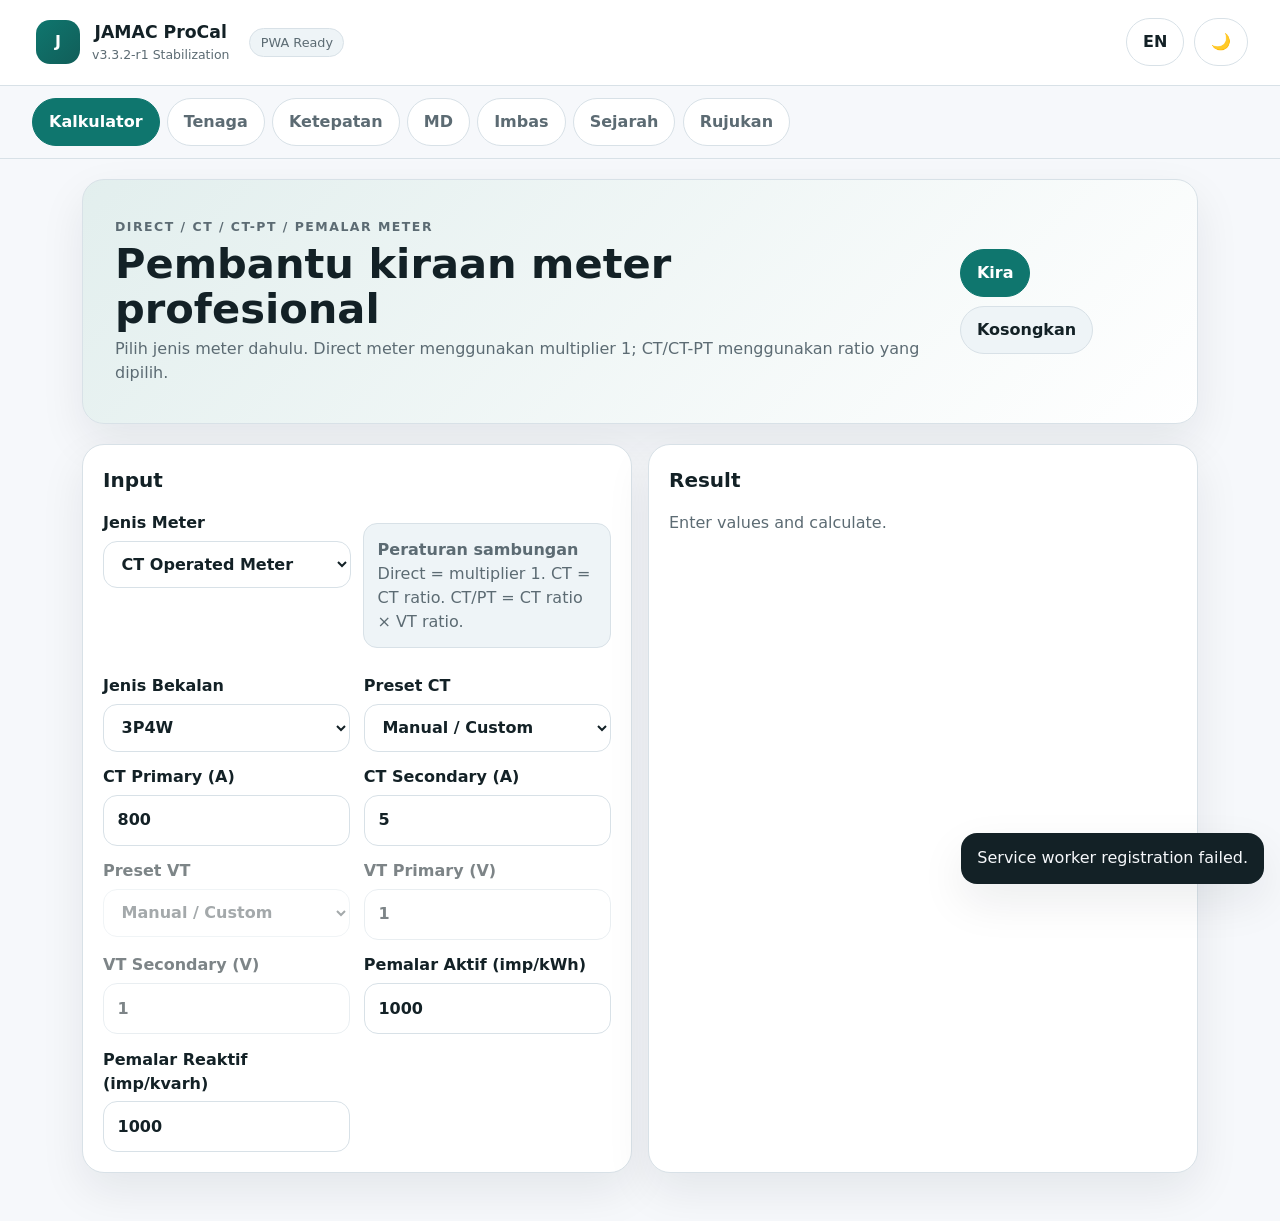
<file: index.html>
<!doctype html>
<html lang="ms">
<head>
  <meta charset="utf-8" />
  <meta name="viewport" content="width=device-width, initial-scale=1, viewport-fit=cover" />
  <meta name="theme-color" content="#0f766e" />
  <meta name="description" content="JAMAC ProCal v3.3.2-r1 - direct, CT, CT/PT meter calculator with improved OCR and BM/EN language support." />
  <title>JAMAC ProCal v3.3.2-r1</title>
  <link rel="manifest" href="manifest.json" />
  <link rel="icon" href="icons/icon.svg" type="image/svg+xml" />
  <link rel="apple-touch-icon" href="icons/apple-touch-icon.png" />
  <link rel="stylesheet" href="css/style.css" />
</head>
<body>
  <a class="skip-link" href="#mainContent">Skip to content</a>

  <header class="app-header">
    <div class="brand-block">
      <button class="brand" type="button" data-action="go-home" aria-label="Go to calculator tab">
        <span class="brand-mark" aria-hidden="true">J</span>
        <span>
          <strong>JAMAC ProCal</strong>
          <small data-i18n="appVersion">v3.3.2-r1 Stabilization</small>
        </span>
      </button>
      <div class="status-line" aria-live="polite">
        <span id="offlineBadge" class="status-pill hidden">Offline</span>
        <span id="installStatus" class="status-pill muted">PWA Ready</span>
      </div>
    </div>

    <div class="header-actions">
      <button class="btn ghost" type="button" id="installBtn" hidden>Install</button>
      <button class="btn ghost" type="button" id="langToggle" class="btn ghost language-chip" aria-label="Toggle language">BM</button>
      <button class="btn ghost" type="button" id="themeToggle" aria-label="Toggle dark mode">🌙</button>
    </div>
  </header>

  <nav class="tab-nav" aria-label="Main modules" role="tablist">
    <button class="tab active" role="tab" aria-selected="true" aria-controls="panel-calculator" id="tab-calculator" data-tab="calculator" data-i18n="tabCalculator">Kalkulator</button>
    <button class="tab" role="tab" aria-selected="false" aria-controls="panel-energy" id="tab-energy" data-tab="energy" data-i18n="tabEnergy">Tenaga</button>
    <button class="tab" role="tab" aria-selected="false" aria-controls="panel-accuracy" id="tab-accuracy" data-tab="accuracy" data-i18n="tabAccuracy">Ketepatan</button>
    <button class="tab" role="tab" aria-selected="false" aria-controls="panel-md" id="tab-md" data-tab="md" data-i18n="tabMD">MD</button>
    <button class="tab" role="tab" aria-selected="false" aria-controls="panel-scan" id="tab-scan" data-tab="scan" data-i18n="tabScan">Imbas</button>
    <button class="tab" role="tab" aria-selected="false" aria-controls="panel-history" id="tab-history" data-tab="history" data-i18n="tabHistory">Sejarah</button>
    <button class="tab" role="tab" aria-selected="false" aria-controls="panel-reference" id="tab-reference" data-tab="reference" data-i18n="tabReference">Rujukan</button>
  </nav>

  <main id="mainContent" class="container">
    <section id="panel-calculator" class="panel active" role="tabpanel" aria-labelledby="tab-calculator">
      <div class="hero-card">
        <div>
          <p class="eyebrow" data-i18n="mainEyebrow">Direct / CT / CT-PT / Meter Constant</p>
          <h1 data-i18n="mainTitle">Pembantu kiraan meter profesional</h1>
          <p data-i18n="mainDesc">Pilih jenis meter dahulu. Direct meter menggunakan multiplier 1; CT/CT-PT menggunakan ratio yang dipilih.</p>
        </div>
        <div class="hero-actions">
          <button class="btn primary" type="button" data-action="calculate-main" data-i18n="calculate">Kira</button>
          <button class="btn secondary" type="button" data-action="clear-main" data-i18n="clear">Kosongkan</button>
        </div>
      </div>

      <div class="grid two">
        <article class="card">
          <h2 data-i18n="input">Input</h2>
          <div class="connection-banner">
            <label data-i18n="meterTypeLabel">Jenis Meter
              <select id="mainMeterType" data-meter-type>
                <option value="direct" data-i18n="meterDirect">Direct Meter</option>
                <option value="ct" data-i18n="meterCT" selected>CT Operated Meter</option>
                <option value="ctpt" data-i18n="meterCTPT">CT/PT Operated Meter</option>
              </select>
            </label>
            <div class="assumption-box"><strong data-i18n="connectionRuleTitle">Connection rule</strong><br><span data-i18n="connectionRuleText">Direct = multiplier 1. CT = CT ratio. CT/PT = CT ratio × VT ratio.</span></div>
          </div>
          <div class="form-grid">
            <label data-i18n="supplyType">Supply Type
              <select id="supplyType">
                <option value="1P2W">1P2W</option>
                <option value="3P3W">3P3W</option>
                <option value="3P4W" selected>3P4W</option>
              </select>
            </label>
            <label data-field-group="ct" data-i18n="ctPresetLabel">CT Preset
              <select id="ctPreset" data-preset="ct">
                <option value="custom">Manual / Custom</option>
                <option value="100/5">100/5</option><option value="200/5">200/5</option><option value="300/5">300/5</option>
                <option value="400/5">400/5</option><option value="600/5">600/5</option><option value="800/5">800/5</option>
                <option value="1000/5">1000/5</option><option value="1200/5">1200/5</option><option value="1600/5">1600/5</option><option value="2000/5">2000/5</option>
                <option value="100/1">100/1</option><option value="200/1">200/1</option><option value="400/1">400/1</option><option value="800/1">800/1</option><option value="1000/1">1000/1</option>
              </select>
            </label>
            <label data-field-group="ct" data-i18n="ctPrimaryLabel">CT Primary (A)<input id="ctPrimary" type="number" min="0" step="0.001" value="800" inputmode="decimal" /></label>
            <label data-field-group="ct" data-i18n="ctSecondaryLabel">CT Secondary (A)<input id="ctSecondary" type="number" min="0" step="0.001" value="5" inputmode="decimal" /></label>
            <label data-field-group="vt" data-i18n="vtPresetLabel">VT Preset
              <select id="vtPreset" data-preset="vt">
                <option value="custom">Manual / Custom</option>
                <option value="1/1">No VT / Direct 1:1</option>
                <option value="415/110">415/110</option>
                <option value="6600/110">6600/110</option>
                <option value="11000/110">11000/110</option>
                <option value="33000/110">33000/110</option>
              </select>
            </label>
            <label data-field-group="vt" data-i18n="vtPrimaryLabel">VT Primary (V)<input id="vtPrimary" type="number" min="0" step="0.001" value="1" inputmode="decimal" /></label>
            <label data-field-group="vt" data-i18n="vtSecondaryLabel">VT Secondary (V)<input id="vtSecondary" type="number" min="0" step="0.001" value="1" inputmode="decimal" /></label>
            <label data-i18n="activeConstLabel">Active Constant (imp/kWh)<input id="activeConst" type="number" min="0" step="0.001" value="1000" inputmode="decimal" /></label>
            <label data-i18n="reactiveConstLabel">Reactive Constant (imp/kvarh)<input id="reactiveConst" type="number" min="0" step="0.001" value="1000" inputmode="decimal" /></label>
          </div>
        </article>

        <article class="card result-card" id="mainResult" aria-live="polite">
          <h2>Result</h2>
          <p class="muted">Enter values and calculate.</p>
        </article>
      </div>
    </section>

    <section id="panel-energy" class="panel" role="tabpanel" aria-labelledby="tab-energy" hidden>
      <div class="module-header">
        <div><p class="eyebrow">Pulse ↔ Energy</p><h1>Energy conversion</h1></div>
        <div class="module-actions"><button class="btn primary" type="button" data-action="calculate-energy">Calculate</button><button class="btn secondary" type="button" data-action="clear-energy">Clear</button></div>
      </div>
      <div class="grid two">
        <article class="card">
          <h2>Input</h2>
          <div class="assumption-box" data-i18n="energyAssumption">
            Meter constant must be the meter nameplate constant, normally imp/kWh or imp/kvarh. MWh is converted internally to/from kWh.
          </div>
          <div class="connection-banner">
            <label data-i18n="meterTypeLabel">Jenis Meter
              <select id="energyMeterType" data-meter-type>
                <option value="direct" data-i18n="meterDirect">Direct Meter</option>
                <option value="ct" data-i18n="meterCT" selected>CT Operated Meter</option>
                <option value="ctpt" data-i18n="meterCTPT">CT/PT Operated Meter</option>
              </select>
            </label>
          </div>
          <div class="form-grid">
            <label>Mode<select id="energyMode"><option value="pulseToEnergy">Pulse to Energy</option><option value="energyToPulse">Energy to Pulse</option></select></label>
            <label>Energy Unit<select id="energyUnit"><option value="kWh">kWh</option><option value="MWh">MWh</option><option value="kvarh">kvarh</option></select></label>
            <label>Pulse Count<input id="pulseCount" type="number" min="0" step="0.001" value="500" inputmode="decimal" /></label>
            <label>Energy Value<input id="energyValue" type="number" min="0" step="0.001" value="80" inputmode="decimal" /></label>
            <label>Meter Constant<input id="energyConst" type="number" min="0" step="0.001" value="1000" inputmode="decimal" /></label>
            <label data-multiplier-field data-i18n="multiplierLabel">CT/VT Multiplier<input id="energyMultiplier" type="number" min="0" step="0.001" value="160" inputmode="decimal" /></label>
            <label>Value Basis<select id="energyBasis"><option value="secondary" selected>Raw meter pulse/nameplate constant - apply multiplier</option><option value="primary">Already primary/billing value - no multiplier</option></select></label>
          </div>
        </article>
        <article class="card result-card" id="energyResult" aria-live="polite"><h2>Result</h2><p class="muted">Ready.</p></article>
      </div>
    </section>

    <section id="panel-accuracy" class="panel" role="tabpanel" aria-labelledby="tab-accuracy" hidden>
      <div class="module-header">
        <div><p class="eyebrow">Accuracy Test</p><h1>Register comparison / pulse output test</h1></div>
        <div class="module-actions"><button class="btn primary" type="button" data-action="calculate-accuracy">Calculate</button><button class="btn secondary" type="button" data-action="clear-accuracy">Clear</button></div>
      </div>
      <div class="grid two">
        <article class="card">
          <h2>Input</h2>
          <div class="assumption-box warning-soft" data-i18n="accuracyAssumption">Do not double-apply CT/VT multiplier. Billing register normally already includes multiplier. Raw pulse/nameplate constant normally needs multiplier.</div>
          <div class="connection-banner">
            <label data-i18n="meterTypeLabel">Jenis Meter
              <select id="accuracyMeterType" data-meter-type>
                <option value="direct" data-i18n="meterDirect">Direct Meter</option>
                <option value="ct" data-i18n="meterCT" selected>CT Operated Meter</option>
                <option value="ctpt" data-i18n="meterCTPT">CT/PT Operated Meter</option>
              </select>
            </label>
          </div>
          <div class="form-grid">
            <label>Test Method<select id="accuracyMethod"><option value="register">Register Comparison</option><option value="pulse">Pulse Output Test</option></select></label>
            <label>Reference Energy<input id="referenceEnergy" type="number" min="0" step="0.0001" value="80" inputmode="decimal" /></label>
            <label>Reference Basis<select id="referenceBasis"><option value="primary" selected>Primary / billing reference</option><option value="secondary">Secondary / raw reference - apply multiplier</option></select></label>
            <label>Energy Unit<select id="accuracyUnit"><option value="kWh">kWh</option><option value="MWh">MWh</option><option value="kvarh">kvarh</option></select></label>
            <label data-multiplier-field data-i18n="multiplierLabel">CT/VT Multiplier<input id="accuracyMultiplier" type="number" min="0" step="0.001" value="160" inputmode="decimal" /></label>
            <label>Tolerance<select id="accuracyTolerance"><option value="0.2">Class 0.2S ±0.2%</option><option value="0.5" selected>Class 0.5/0.5S ±0.5%</option><option value="1">Class 1 ±1.0%</option><option value="2">Class 2 ±2.0%</option><option value="custom">Custom</option></select></label>
            <label>Custom Tolerance (%)<input id="customTolerance" type="number" min="0" step="0.001" value="0.5" inputmode="decimal" /></label>
          </div>
          <div id="registerFields" class="sub-panel">
            <h3>Register Comparison</h3>
            <div class="form-grid">
              <label>Initial Reading<input id="initialReading" type="number" min="0" step="0.0001" value="1000" inputmode="decimal" /></label>
              <label>Final Reading<input id="finalReading" type="number" min="0" step="0.0001" value="1080" inputmode="decimal" /></label>
              <label>Register Basis<select id="registerBasis"><option value="primary" selected>Billing/primary register - no multiplier</option><option value="secondary">Raw/secondary register - apply multiplier</option></select></label>
            </div>
          </div>
          <div id="pulseFields" class="sub-panel" hidden>
            <h3>Pulse Output Test</h3>
            <div class="form-grid">
              <label>Pulse Count<input id="accuracyPulse" type="number" min="0" step="0.001" value="500" inputmode="decimal" /></label>
              <label>Meter Constant<input id="accuracyPulseConst" type="number" min="0" step="0.001" value="1000" inputmode="decimal" /></label>
              <label>Pulse Source<select id="pulseBasis"><option value="secondary" selected>Meter output pulse/nameplate constant - apply multiplier</option><option value="primary">Already converted primary energy - no multiplier</option></select></label>
            </div>
          </div>
        </article>
        <article class="card result-card" id="accuracyResult" aria-live="polite"><h2>Result</h2><p class="muted">Ready.</p></article>
      </div>
    </section>

    <section id="panel-md" class="panel" role="tabpanel" aria-labelledby="tab-md" hidden>
      <div class="module-header">
        <div><p class="eyebrow">Maximum Demand</p><h1>Interval demand from pulse count</h1></div>
        <div class="module-actions"><button class="btn primary" type="button" data-action="calculate-md">Calculate</button><button class="btn secondary" type="button" data-action="clear-md">Clear</button></div>
      </div>
      <div class="grid two">
        <article class="card">
          <h2>Input</h2>
          <div class="assumption-box" data-i18n="mdAssumption">Calculated interval demand from active pulse count. This is not a replacement for official meter registered MD unless verified by SOP.</div>
          <div class="connection-banner">
            <label data-i18n="meterTypeLabel">Jenis Meter
              <select id="mdMeterType" data-meter-type>
                <option value="direct" data-i18n="meterDirect">Direct Meter</option>
                <option value="ct" data-i18n="meterCT" selected>CT Operated Meter</option>
                <option value="ctpt" data-i18n="meterCTPT">CT/PT Operated Meter</option>
              </select>
            </label>
          </div>
          <div class="form-grid">
            <label>Pulse Count<input id="mdPulse" type="number" min="0" step="0.001" value="500" inputmode="decimal" /></label>
            <label>Meter Constant (imp/kWh)<input id="mdConst" type="number" min="0" step="0.001" value="1000" inputmode="decimal" /></label>
            <label data-multiplier-field data-i18n="multiplierLabel">CT/VT Multiplier<input id="mdMultiplier" type="number" min="0" step="0.001" value="160" inputmode="decimal" /></label>
            <label>Interval (minutes)<select id="mdInterval"><option value="15">15</option><option value="30" selected>30</option><option value="60">60</option></select></label>
            <label>Pulse Basis<select id="mdBasis"><option value="secondary" selected>Meter pulse/nameplate constant - apply multiplier</option><option value="primary">Already primary energy - no multiplier</option></select></label>
          </div>
        </article>
        <article class="card result-card" id="mdResult" aria-live="polite"><h2>Result</h2><p class="muted">Ready.</p></article>
      </div>
    </section>

    <section id="panel-scan" class="panel" role="tabpanel" aria-labelledby="tab-scan" hidden>
      <div class="module-header"><div><p class="eyebrow" data-i18n="scanEyebrow">OCR / Reading Assist</p><h1 data-i18n="scanTitle">Imbas nameplate atau paparan meter</h1></div></div>
      <div class="grid two">
        <article class="card">
          <h2 data-i18n="imageInput">Image</h2>
          <div class="scan-mode-grid">
            <label data-i18n="scanModeLabel">Scan Mode
              <select id="scanMode">
                <option value="nameplate" data-i18n="scanNameplate">Nameplate OCR</option>
                <option value="display" data-i18n="scanDisplay">Display Reading OCR</option>
                <option value="manual" data-i18n="scanManual">Manual Verified Reading</option>
              </select>
            </label>
            <label data-i18n="manualReadingLabel">Manual Reading
              <input id="manualReading" type="number" step="0.0001" inputmode="decimal" placeholder="12345.67" />
            </label>
          </div>
          <div id="fileDrop" class="file-drop" role="button" tabindex="0" aria-label="Upload meter image">
            <input id="imageInput" type="file" accept="image/*" capture="environment" hidden />
            <strong data-i18n="dropImage">Drop image here or click to upload</strong>
            <span data-i18n="ocrVerify">Crop display area for better meter-reading OCR. Always verify before applying values.</span>
          </div>
          <img id="scanPreview" class="preview hidden" alt="Uploaded meter preview" />
          <div id="displayOcrControls" class="sub-panel hidden-soft">
            <h3 data-i18n="displayControls">Display OCR Controls</h3>
            <p class="small-note" data-i18n="displayControlsNote">Use percentage crop to isolate only the LCD/register window, then apply threshold for clearer digits.</p>
            <div class="control-grid">
              <label>Left %<input id="cropLeft" type="number" min="0" max="95" step="1" value="10"></label>
              <label>Top %<input id="cropTop" type="number" min="0" max="95" step="1" value="35"></label>
              <label>Width %<input id="cropWidth" type="number" min="5" max="100" step="1" value="80"></label>
              <label>Height %<input id="cropHeight" type="number" min="5" max="100" step="1" value="25"></label>
              <label>Contrast<input id="ocrContrast" type="number" min="0.5" max="4" step="0.1" value="1.8"></label>
              <label>Threshold<input id="ocrThreshold" type="number" min="0" max="255" step="1" value="150"></label>
              <label>Scale<input id="ocrScale" type="number" min="1" max="4" step="1" value="3"></label>
            </div>
            <div class="canvas-wrap"><canvas id="ocrCanvas" width="1" height="1" aria-label="Processed OCR image preview"></canvas></div>
          </div>
          <div class="button-row"><button class="btn secondary" type="button" data-action="preview-ocr" data-i18n="previewCrop">Preview Crop</button><button class="btn primary" type="button" data-action="run-ocr" data-i18n="runOCR">Run OCR</button><button class="btn secondary" type="button" data-action="use-manual-reading" data-i18n="useManual">Use Manual Reading</button><button class="btn secondary" type="button" data-action="clear-scan" data-i18n="clear">Kosongkan</button></div>
          <p id="ocrStatus" class="muted" aria-live="polite">OCR idle.</p>
        </article>
        <article class="card result-card" id="scanResult" aria-live="polite"><h2 data-i18n="extractedData">Extracted Data</h2><p class="muted" data-i18n="noScan">No scan yet.</p></article>
      </div>
    </section>

    <section id="panel-history" class="panel" role="tabpanel" aria-labelledby="tab-history" hidden>
      <div class="module-header"><div><p class="eyebrow">Local Records</p><h1>History</h1></div><div class="module-actions"><button class="btn secondary" type="button" data-action="export-json">Export JSON</button><button class="btn secondary" type="button" data-action="export-csv">Export CSV</button><button class="btn danger" type="button" data-action="clear-history">Clear</button></div></div>
      <article class="card"><div class="history-tools"><label>Search<input id="historySearch" type="search" placeholder="Search type, formula, result..." /></label><label>Import JSON<input id="historyImport" type="file" accept="application/json" /></label></div><div id="historyList" class="history-list" aria-live="polite"></div></article>
    </section>

    <section id="panel-reference" class="panel" role="tabpanel" aria-labelledby="tab-reference" hidden>
      <div class="module-header"><div><p class="eyebrow">Formula Reference</p><h1>Reference</h1></div></div>
      <div class="grid two">
        <article class="card"><h2>Core formulas</h2><ul class="formula-list"><li><code>CT Ratio = CT Primary ÷ CT Secondary</code></li><li><code>VT Ratio = VT Primary ÷ VT Secondary</code></li><li><code>Direct Meter Multiplier = 1</code></li><li><code>CT Meter Multiplier = CT Ratio</code></li><li><code>CT/PT Meter Multiplier = CT Ratio × VT Ratio</code></li><li><code>Primary Constant = Nameplate Constant ÷ Multiplier</code></li><li><code>Energy = Pulse ÷ Constant × Multiplier</code></li><li><code>MD kW = kWh ÷ (Interval minutes ÷ 60)</code></li><li><code>Error % = (Meter Energy - Reference Energy) ÷ Reference Energy × 100</code></li></ul></article>
        <article class="card"><h2>Field notes</h2><div class="assumption-box"><strong>Primary/billing reading:</strong> use no additional multiplier.</div><div class="assumption-box"><strong>Raw meter pulse/nameplate constant:</strong> apply CT/VT multiplier.</div><div class="assumption-box warning-soft"><strong>SOP:</strong> Meter class tolerances and test acceptance must follow your organization/regulator procedure.</div></article>
      </div>
    </section>
  </main>

  <div id="toast" class="toast" role="status" aria-live="polite" hidden></div>

  <dialog id="recordDialog" class="record-dialog">
    <form method="dialog">
      <div class="dialog-header"><h2 id="recordTitle">Record</h2><button class="icon-btn" value="close" aria-label="Close">×</button></div>
      <div id="recordBody" class="dialog-body"></div>
      <div class="button-row"><button class="btn secondary" type="button" data-action="print-record">Print Report</button><button class="btn primary" value="close">Close</button></div>
    </form>
  </dialog>

  <script src="js/app.js" defer></script>
</body>
</html>
</file>
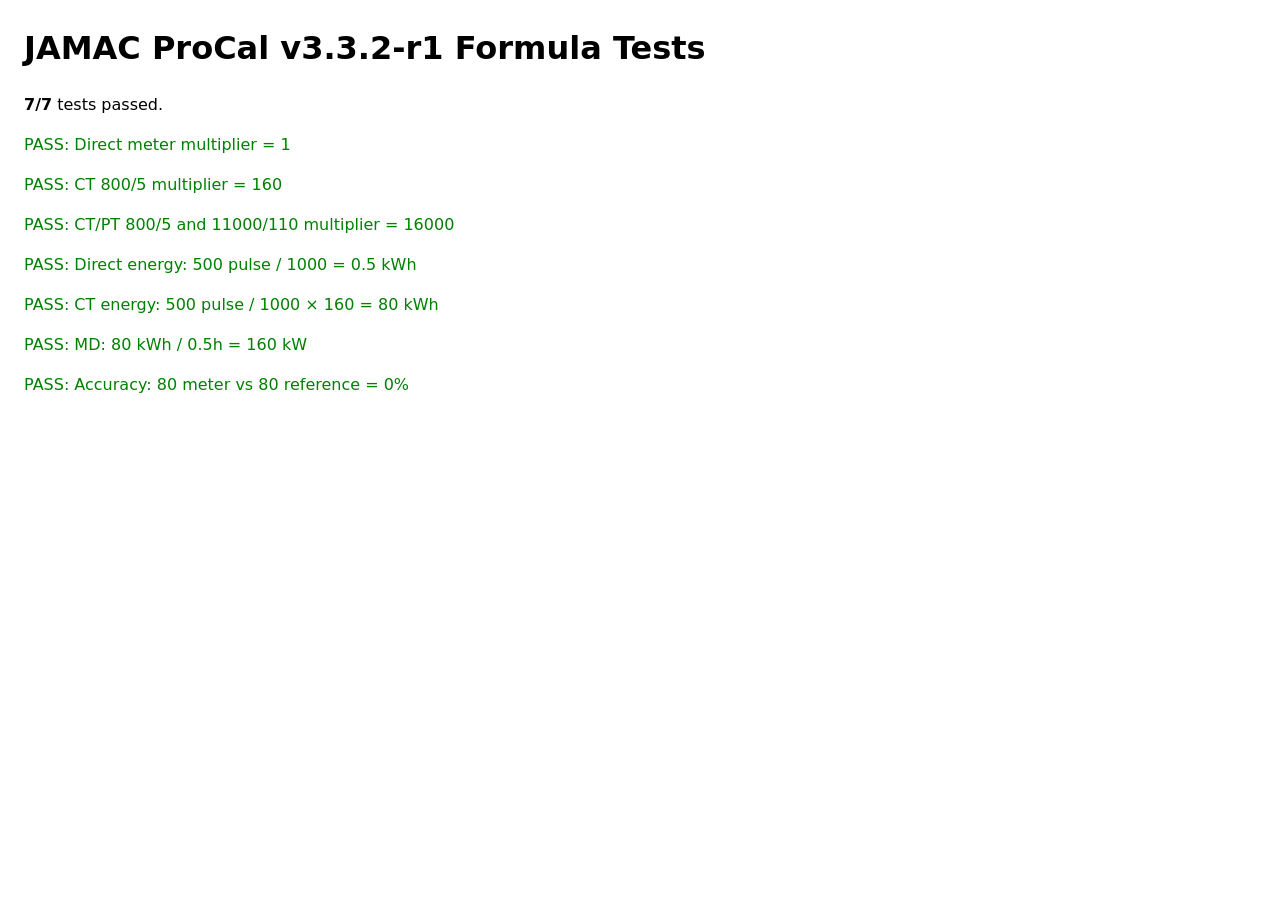
<file: tests/formula-tests.html>
<!doctype html>
<html lang="en">
<head><meta charset="utf-8"><meta name="viewport" content="width=device-width, initial-scale=1"><title>JAMAC ProCal Formula Tests</title><style>body{font-family:system-ui;margin:24px;line-height:1.5}.pass{color:green}.fail{color:red}code{background:#f3f4f6;padding:2px 4px;border-radius:4px}</style></head>
<body>
<h1>JAMAC ProCal v3.3.2-r1 Formula Tests</h1>
<div id="out"></div>
<script>
const tests = [];
const close = (a,b,eps=1e-9)=>Math.abs(a-b)<eps;
function test(name, fn){tests.push({name, fn});}
function assert(condition, message){if(!condition) throw new Error(message);}

test('Direct meter multiplier = 1',()=>{assert(close(1,1),'direct multiplier failed');});
test('CT 800/5 multiplier = 160',()=>{assert(close(800/5,160),'CT ratio failed');});
test('CT/PT 800/5 and 11000/110 multiplier = 16000',()=>{assert(close((800/5)*(11000/110),16000),'CT/PT ratio failed');});
test('Direct energy: 500 pulse / 1000 = 0.5 kWh',()=>{assert(close(500/1000,0.5),'direct energy failed');});
test('CT energy: 500 pulse / 1000 × 160 = 80 kWh',()=>{assert(close((500/1000)*160,80),'CT energy failed');});
test('MD: 80 kWh / 0.5h = 160 kW',()=>{assert(close(80/(30/60),160),'MD failed');});
test('Accuracy: 80 meter vs 80 reference = 0%',()=>{assert(close(((80-80)/80)*100,0),'accuracy failed');});

const out = document.getElementById('out');
let pass = 0;
for(const t of tests){try{t.fn();pass++;out.insertAdjacentHTML('beforeend',`<p class="pass">PASS: ${t.name}</p>`);}catch(e){out.insertAdjacentHTML('beforeend',`<p class="fail">FAIL: ${t.name} — ${e.message}</p>`);}}
out.insertAdjacentHTML('afterbegin',`<p><strong>${pass}/${tests.length}</strong> tests passed.</p>`);
</script>
</body>
</html>
</file>
<file: css/style.css>
:root{
  --bg:#f6f8fb;--surface:#fff;--surface-2:#eef4f7;--text:#132126;--muted:#5c6b73;--line:#d8e1e7;
  --primary:#0f766e;--primary-2:#115e59;--danger:#b42318;--warning:#b7791f;--success:#047857;
  --shadow:0 18px 45px rgba(15,23,42,.08);--radius:22px;--radius-sm:14px;--focus:0 0 0 4px rgba(15,118,110,.22);
}
[data-theme="dark"]{
  --bg:#091316;--surface:#111d21;--surface-2:#16272d;--text:#eaf2f4;--muted:#9eb0b7;--line:#284047;
  --primary:#2dd4bf;--primary-2:#14b8a6;--danger:#f87171;--warning:#fbbf24;--success:#34d399;--shadow:0 18px 45px rgba(0,0,0,.35);
}
*{box-sizing:border-box}html{scroll-behavior:smooth}body{margin:0;font-family:Inter,ui-sans-serif,system-ui,-apple-system,BlinkMacSystemFont,"Segoe UI",sans-serif;background:var(--bg);color:var(--text);line-height:1.5}button,input,select,textarea{font:inherit}button{cursor:pointer}code{background:var(--surface-2);border:1px solid var(--line);border-radius:8px;padding:.12rem .35rem}.skip-link{position:absolute;left:-999px;top:0;background:var(--primary);color:#fff;padding:.75rem 1rem;z-index:99}.skip-link:focus{left:1rem;top:1rem;border-radius:12px}.app-header{position:sticky;top:0;z-index:50;display:flex;justify-content:space-between;gap:1rem;align-items:center;padding:1rem clamp(1rem,3vw,2rem);background:color-mix(in srgb,var(--surface) 92%,transparent);backdrop-filter:blur(18px);border-bottom:1px solid var(--line)}.brand-block{display:flex;align-items:center;gap:1rem;flex-wrap:wrap}.brand{border:0;background:transparent;color:var(--text);display:flex;align-items:center;gap:.75rem;padding:.25rem;border-radius:16px}.brand:focus-visible,.btn:focus-visible,.tab:focus-visible,input:focus,select:focus,.file-drop:focus-visible,.icon-btn:focus-visible{outline:none;box-shadow:var(--focus)}.brand-mark{width:44px;height:44px;display:grid;place-items:center;border-radius:14px;background:linear-gradient(135deg,var(--primary),var(--primary-2));color:#fff;font-weight:900}.brand strong{display:block;font-size:1.08rem}.brand small{display:block;color:var(--muted);font-size:.78rem}.status-line{display:flex;gap:.5rem;align-items:center}.status-pill{display:inline-flex;align-items:center;border:1px solid var(--line);background:var(--surface-2);color:var(--text);border-radius:999px;padding:.25rem .65rem;font-size:.8rem}.status-pill.muted{color:var(--muted)}.hidden{display:none!important}.header-actions,.hero-actions,.module-actions,.button-row{display:flex;gap:.6rem;align-items:center;flex-wrap:wrap}.btn{border:1px solid var(--line);border-radius:999px;padding:.68rem 1rem;background:var(--surface);color:var(--text);font-weight:700;transition:transform .15s ease,background .15s ease,border-color .15s ease}.btn:hover{transform:translateY(-1px)}.btn.primary{background:var(--primary);border-color:var(--primary);color:#fff}.btn.secondary{background:var(--surface-2)}.btn.ghost{background:transparent}.btn.danger{background:color-mix(in srgb,var(--danger) 10%,var(--surface));border-color:color-mix(in srgb,var(--danger) 45%,var(--line));color:var(--danger)}.icon-btn{border:0;background:transparent;color:var(--text);font-size:1.8rem;line-height:1;border-radius:10px;padding:.2rem .55rem}.tab-nav{position:sticky;top:77px;z-index:40;display:flex;gap:.45rem;overflow-x:auto;padding:.75rem clamp(1rem,3vw,2rem);background:var(--bg);border-bottom:1px solid var(--line);scrollbar-width:thin}.tab{white-space:nowrap;border:1px solid var(--line);background:var(--surface);color:var(--muted);border-radius:999px;padding:.7rem 1rem;font-weight:800}.tab.active{background:var(--primary);border-color:var(--primary);color:#fff}.container{max-width:1180px;margin:0 auto;padding:1.25rem clamp(1rem,3vw,2rem) 3rem}.panel{display:none}.panel.active{display:block}.hero-card,.module-header{display:flex;justify-content:space-between;gap:1rem;align-items:center;background:linear-gradient(135deg,color-mix(in srgb,var(--primary) 12%,var(--surface)),var(--surface));border:1px solid var(--line);border-radius:var(--radius);box-shadow:var(--shadow);padding:clamp(1rem,3vw,2rem);margin-bottom:1.25rem}.hero-card h1,.module-header h1{margin:.1rem 0;font-size:clamp(1.65rem,4vw,2.6rem);line-height:1.08}.hero-card p{margin:.35rem 0;color:var(--muted)}.eyebrow{margin:0;color:var(--primary);text-transform:uppercase;letter-spacing:.12em;font-weight:900;font-size:.78rem}.grid{display:grid;gap:1rem}.grid.two{grid-template-columns:minmax(0,1fr) minmax(0,1fr)}.card{background:var(--surface);border:1px solid var(--line);border-radius:var(--radius);box-shadow:var(--shadow);padding:1.25rem}.card h2{margin:0 0 1rem;font-size:1.25rem}.card h3{margin:1rem 0 .75rem}.form-grid{display:grid;grid-template-columns:repeat(2,minmax(0,1fr));gap:.85rem}label{display:flex;flex-direction:column;gap:.35rem;font-weight:800;color:var(--text)}input,select{width:100%;border:1px solid var(--line);background:var(--surface);color:var(--text);border-radius:14px;padding:.78rem .85rem}select{appearance:auto}.muted{color:var(--muted)}.assumption-box{border:1px solid var(--line);background:var(--surface-2);border-radius:var(--radius-sm);padding:.85rem;margin:.75rem 0;color:var(--muted)}.warning-soft{background:color-mix(in srgb,var(--warning) 12%,var(--surface));border-color:color-mix(in srgb,var(--warning) 35%,var(--line));color:var(--text)}.result-card{min-height:260px}.metric-grid{display:grid;grid-template-columns:repeat(2,minmax(0,1fr));gap:.75rem;margin:.85rem 0}.metric{background:var(--surface-2);border:1px solid var(--line);border-radius:16px;padding:.85rem}.metric span{display:block;color:var(--muted);font-size:.82rem}.metric strong{display:block;font-size:1.25rem;margin-top:.15rem}.formula-box{background:#0b1220;color:#e8f0ff;border-radius:16px;padding:1rem;overflow:auto;margin:.85rem 0}.formula-box pre{margin:0;white-space:pre-wrap;font-family:ui-monospace,SFMono-Regular,Menlo,Monaco,Consolas,monospace;font-size:.9rem}.warning-list{display:grid;gap:.45rem;margin:.85rem 0;padding:0;list-style:none}.warning-list li{border-radius:12px;padding:.62rem .75rem;background:color-mix(in srgb,var(--warning) 13%,var(--surface));border:1px solid color-mix(in srgb,var(--warning) 38%,var(--line))}.pass{color:var(--success)}.fail{color:var(--danger)}.sub-panel{margin-top:1rem;padding-top:1rem;border-top:1px solid var(--line)}.file-drop{display:grid;place-items:center;text-align:center;gap:.35rem;min-height:170px;border:2px dashed var(--line);background:var(--surface-2);border-radius:var(--radius);padding:1rem;color:var(--muted)}.file-drop strong{color:var(--text)}.file-drop.dragover{border-color:var(--primary);background:color-mix(in srgb,var(--primary) 10%,var(--surface))}.preview{width:100%;max-height:300px;object-fit:contain;border-radius:16px;border:1px solid var(--line);margin:1rem 0;background:var(--surface-2)}.history-tools{display:grid;grid-template-columns:1fr 1fr;gap:1rem;margin-bottom:1rem}.history-list{display:grid;gap:.8rem}.history-item{border:1px solid var(--line);background:var(--surface-2);border-radius:18px;padding:1rem;display:flex;justify-content:space-between;gap:1rem;align-items:flex-start}.history-item h3{margin:0}.history-item p{margin:.25rem 0;color:var(--muted)}.history-actions{display:flex;gap:.45rem;flex-wrap:wrap;justify-content:flex-end}.record-dialog{border:1px solid var(--line);border-radius:22px;background:var(--surface);color:var(--text);box-shadow:var(--shadow);width:min(860px,92vw);max-height:86vh}.record-dialog::backdrop{background:rgba(0,0,0,.48);backdrop-filter:blur(4px)}.dialog-header{display:flex;justify-content:space-between;align-items:center;border-bottom:1px solid var(--line);padding-bottom:.75rem}.dialog-header h2{margin:0}.dialog-body{padding:1rem 0;overflow:auto}.toast{position:fixed;right:1rem;bottom:1rem;z-index:100;background:var(--text);color:var(--bg);padding:.85rem 1rem;border-radius:16px;box-shadow:var(--shadow);max-width:min(440px,calc(100vw - 2rem))}.formula-list{display:grid;gap:.65rem}.scan-kv,.record-kv{display:grid;grid-template-columns:180px 1fr;gap:.5rem;border-bottom:1px solid var(--line);padding:.45rem 0}.scan-kv span,.record-kv span{color:var(--muted)}
@media (max-width:860px){.app-header,.hero-card,.module-header{align-items:flex-start;flex-direction:column}.tab-nav{top:111px}.grid.two,.form-grid,.history-tools{grid-template-columns:1fr}.metric-grid{grid-template-columns:1fr}.history-item{flex-direction:column}.history-actions{justify-content:flex-start}}
@media (max-width:520px){.container{padding-inline:.75rem}.card,.hero-card,.module-header{border-radius:18px}.btn,.tab{width:auto}.scan-kv,.record-kv{grid-template-columns:1fr}.tab-nav{top:142px}}
@media print{body{background:#fff;color:#000}.app-header,.tab-nav,.hero-actions,.module-actions,.button-row,.history-tools,.toast{display:none!important}.container{max-width:none;padding:0}.panel{display:none!important}.panel.active{display:block!important}.card,.hero-card,.module-header{box-shadow:none;border:1px solid #bbb}.record-dialog{position:static;width:auto;max-height:none;border:0}.record-dialog::backdrop{display:none}.formula-box{background:#f1f5f9;color:#000;border:1px solid #bbb}.btn{display:none!important}}

/* v3.3.2-r1 additions */
.connection-banner{display:grid;grid-template-columns:repeat(auto-fit,minmax(220px,1fr));gap:12px;margin:14px 0}.is-disabled-field{opacity:.55}.is-disabled-field input,.is-disabled-field select{cursor:not-allowed}.scan-mode-grid{display:grid;grid-template-columns:repeat(auto-fit,minmax(180px,1fr));gap:10px;margin:12px 0}.control-grid{display:grid;grid-template-columns:repeat(auto-fit,minmax(130px,1fr));gap:10px}.canvas-wrap{background:var(--surface-2);border:1px solid var(--border);border-radius:16px;padding:10px;margin-top:12px;overflow:auto}.canvas-wrap canvas{max-width:100%;height:auto;display:block;margin:auto;background:#fff}.hidden-soft{display:none!important}.small-note{font-size:.85rem;color:var(--muted);line-height:1.4}.language-chip{font-weight:700}.meter-type-pill{display:inline-flex;align-items:center;gap:6px;padding:4px 9px;border-radius:999px;background:var(--surface-2);border:1px solid var(--border);font-size:.82rem;color:var(--muted)}
</file>
